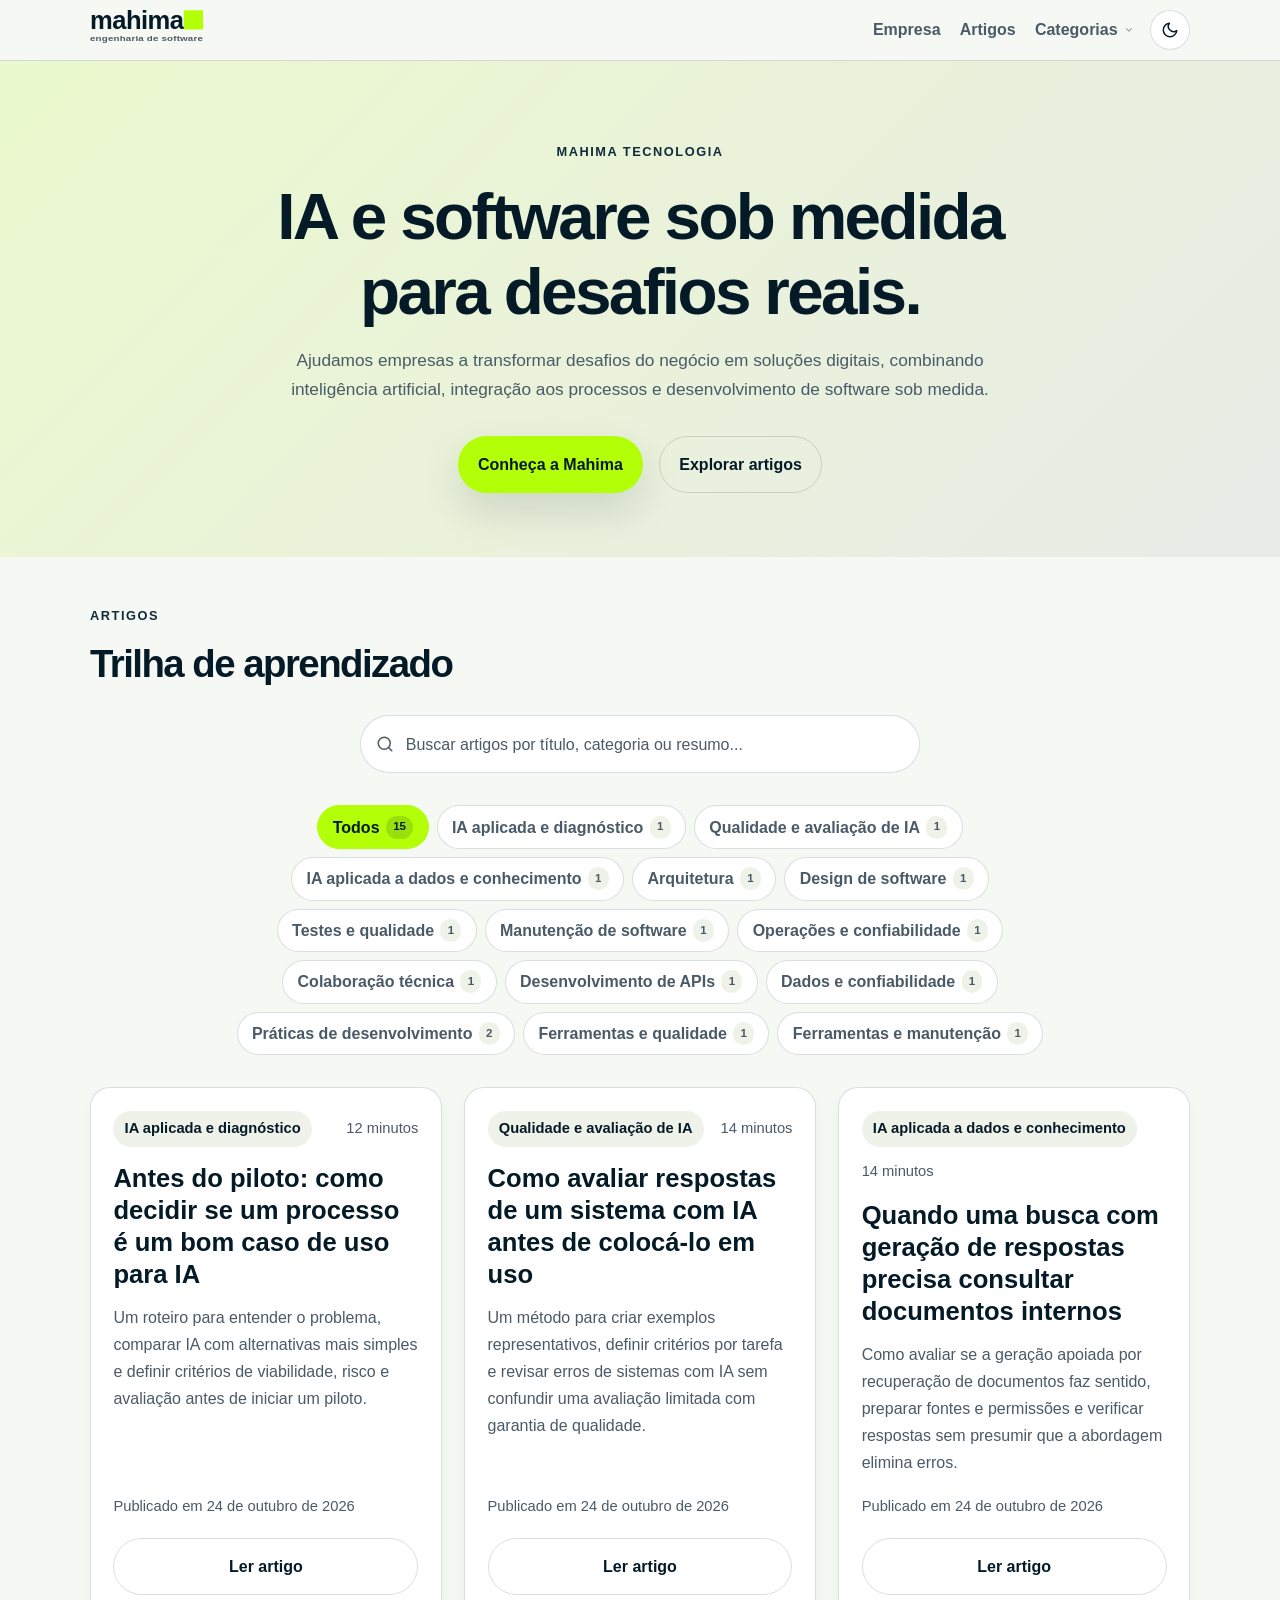
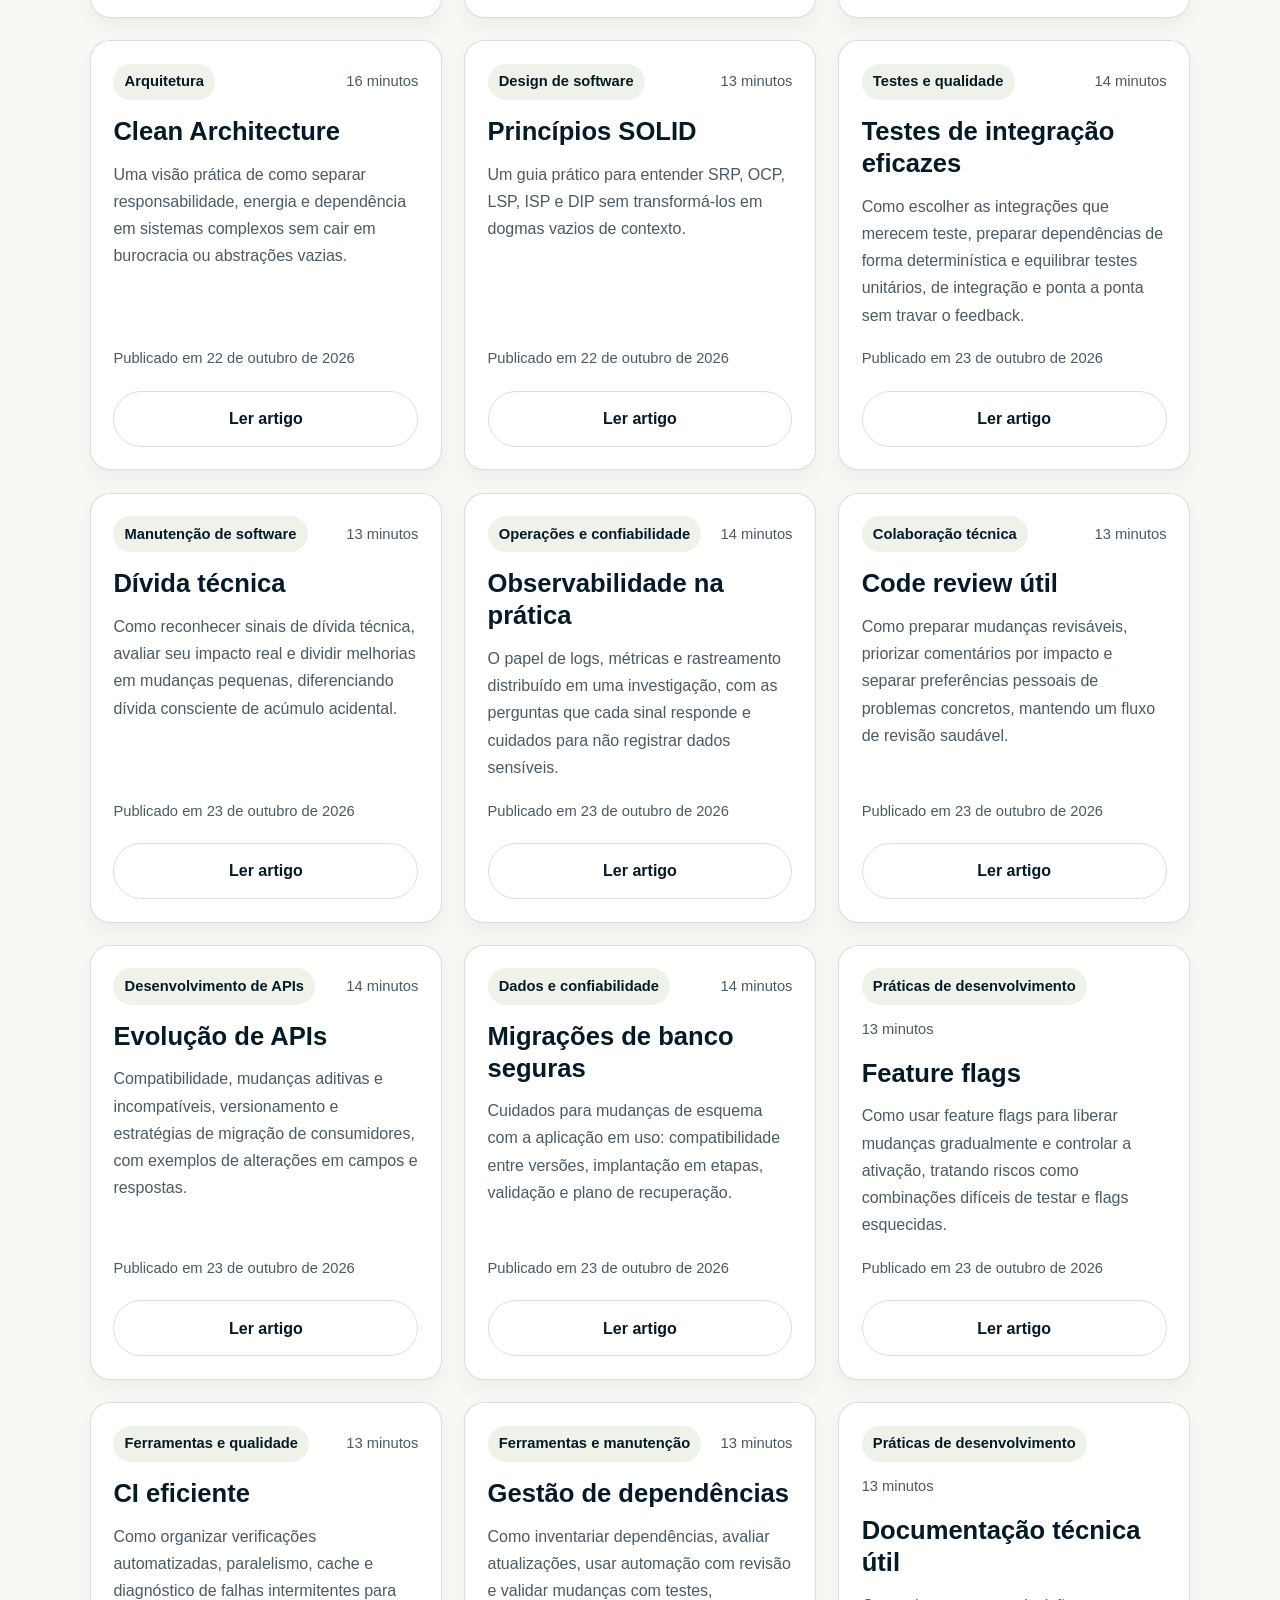
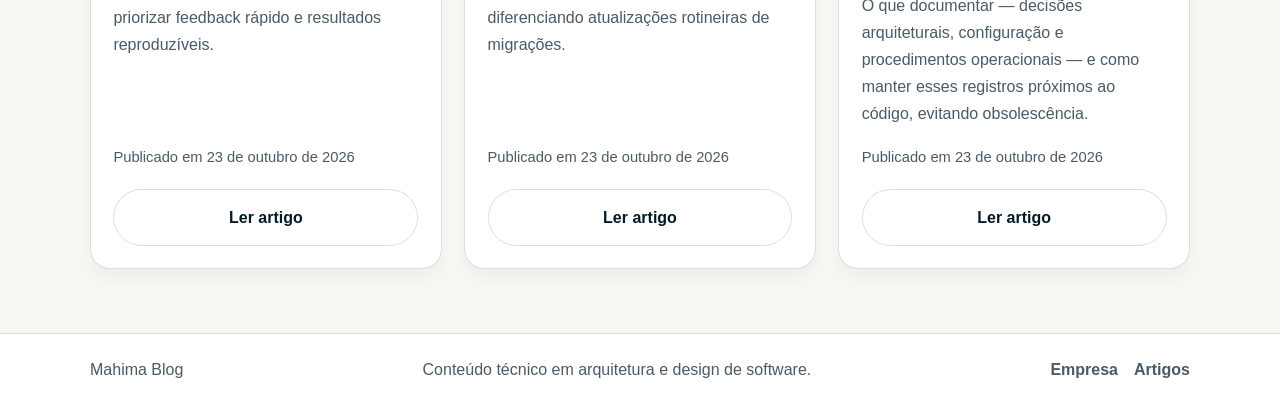
<file: index.html>
<!DOCTYPE html>
<html lang="pt-BR">
  <head>
    <meta charset="UTF-8" />
    <meta name="viewport" content="width=device-width, initial-scale=1.0" />
    <meta
      name="description"
      content="Blog técnico da Mahima Engenharia de Software sobre arquitetura, design e evolução de software."
    />
    <title>Mahima Blog</title>
    <link rel="stylesheet" href="./css/styles.css" />
  </head>
  <body>
    <header class="site-header">
      <nav class="container nav" aria-label="Navegação principal">
        <a href="./index.html" class="brand" aria-label="Mahima — ir para a página inicial do blog">
          <svg class="brand-logo" viewBox="0 0 640 180" role="img" aria-label="mahima — engenharia de software">
            <text x="0" y="88" font-family="'Segoe UI', Tahoma, sans-serif" font-weight="700" font-size="96" letter-spacing="-2" fill="currentColor">mahima</text>
            <rect x="352" y="16" width="72" height="72" fill="#b2ff08"/>
            <text x="0" y="132" font-family="'Segoe UI', Tahoma, sans-serif" font-weight="600" font-size="27.5" letter-spacing="0.5" fill="currentColor" opacity="0.72" textLength="424" lengthAdjust="spacingAndGlyphs">engenharia de software</text>
          </svg>
        </a>
        <div class="nav-right">
          <div class="nav-links">
            <a href="./empresa.html">Empresa</a>
            <a href="#artigos">Artigos</a>
            <div class="nav-dropdown" id="category-dropdown">
              <button class="nav-dropdown-toggle" type="button" aria-expanded="false" aria-haspopup="true" aria-controls="category-menu">
                Categorias
                <svg class="nav-dropdown-caret" viewBox="0 0 24 24" fill="none" stroke="currentColor" stroke-width="2" stroke-linecap="round" stroke-linejoin="round" aria-hidden="true">
                  <polyline points="6 9 12 15 18 9"></polyline>
                </svg>
              </button>
              <div class="nav-dropdown-menu" id="category-menu" role="menu"></div>
            </div>
          </div>
          <button class="theme-toggle" type="button" aria-label="Alternar tema claro/escuro">
            <svg class="icon-moon" width="18" height="18" viewBox="0 0 24 24" fill="none" stroke="currentColor" stroke-width="2" stroke-linecap="round" stroke-linejoin="round" aria-hidden="true">
              <path d="M21 12.79A9 9 0 1 1 11.21 3 7 7 0 0 0 21 12.79z"></path>
            </svg>
            <svg class="icon-sun" width="18" height="18" viewBox="0 0 24 24" fill="none" stroke="currentColor" stroke-width="2" stroke-linecap="round" stroke-linejoin="round" aria-hidden="true">
              <circle cx="12" cy="12" r="5"></circle>
              <line x1="12" y1="1" x2="12" y2="3"></line>
              <line x1="12" y1="21" x2="12" y2="23"></line>
              <line x1="4.22" y1="4.22" x2="5.64" y2="5.64"></line>
              <line x1="18.36" y1="18.36" x2="19.78" y2="19.78"></line>
              <line x1="1" y1="12" x2="3" y2="12"></line>
              <line x1="21" y1="12" x2="23" y2="12"></line>
              <line x1="4.22" y1="19.78" x2="5.64" y2="18.36"></line>
              <line x1="18.36" y1="5.64" x2="19.78" y2="4.22"></line>
            </svg>
          </button>
        </div>
      </nav>
    </header>

    <main>
      <section class="hero">
        <div class="container hero-content">
          <p class="eyebrow">Mahima Tecnologia</p>
          <h1>IA e software sob medida para desafios reais.</h1>
          <p class="lead">
            Ajudamos empresas a transformar desafios do negócio em soluções digitais, combinando inteligência artificial, integração aos processos e desenvolvimento de software sob medida.
          </p>
          <div class="hero-actions">
            <a class="button primary" href="./empresa.html">Conheça a Mahima</a>
            <a class="button secondary" href="#artigos">Explorar artigos</a>
          </div>
        </div>
      </section>

      <section id="artigos" class="container articles-section" aria-labelledby="artigos-titulo">
        <div class="section-header">
          <p class="eyebrow">Artigos</p>
          <h2 id="artigos-titulo">Trilha de aprendizado</h2>
        </div>
        <div class="search-wrap">
          <svg class="search-icon" width="18" height="18" viewBox="0 0 24 24" fill="none" stroke="currentColor" stroke-width="2" stroke-linecap="round" stroke-linejoin="round" aria-hidden="true">
            <circle cx="11" cy="11" r="8"></circle>
            <line x1="21" y1="21" x2="16.65" y2="16.65"></line>
          </svg>
          <input
            id="search-input"
            class="search-input"
            type="search"
            placeholder="Buscar artigos por título, categoria ou resumo..."
            aria-label="Buscar artigos"
          />
        </div>
        <div id="category-filters" class="category-filters" aria-label="Filtrar por categoria"></div>
        <div id="article-list" class="article-grid" aria-live="polite"></div>
        <p id="search-empty" class="search-empty">Nenhum artigo encontrado para a sua busca.</p>
      </section>
    </main>

    <footer class="site-footer">
      <div class="container footer-inner">
        <p>Mahima Blog</p>
        <p>Conteúdo técnico em arquitetura e design de software.</p>
        <nav class="footer-links" aria-label="Navegação do rodapé">
          <a href="./empresa.html">Empresa</a>
          <a href="#artigos">Artigos</a>
        </nav>
      </div>
    </footer>

    <script src="./js/site.js"></script>
  </body>
</html>
</file>
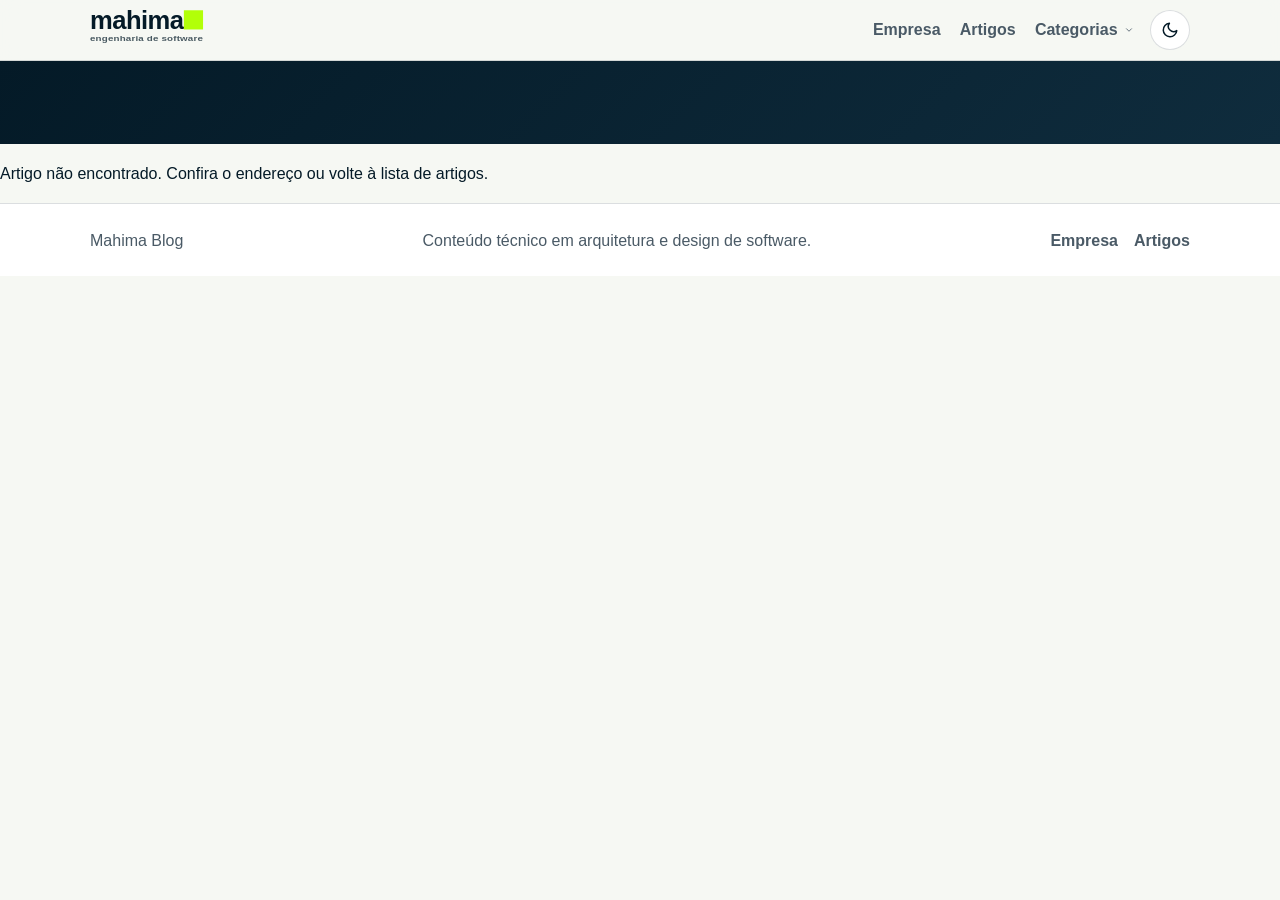
<file: article.html>
<!DOCTYPE html>
<html lang="pt-BR">
  <head>
    <meta charset="UTF-8" />
    <meta name="viewport" content="width=device-width, initial-scale=1.0" />
    <meta
      name="description"
      content="Artigo técnico da Mahima sobre arquitetura e design de software."
    />
    <title>Artigo | Mahima Blog</title>
    <link rel="stylesheet" href="./css/styles.css" />
  </head>
  <body>
    <header class="site-header">
      <nav class="container nav" aria-label="Navegação principal">
        <a href="./index.html" class="brand" aria-label="Mahima — ir para a página inicial do blog">
          <svg class="brand-logo" viewBox="0 0 640 180" role="img" aria-label="mahima — engenharia de software">
            <text x="0" y="88" font-family="'Segoe UI', Tahoma, sans-serif" font-weight="700" font-size="96" letter-spacing="-2" fill="currentColor">mahima</text>
            <rect x="352" y="16" width="72" height="72" fill="#b2ff08"/>
            <text x="0" y="132" font-family="'Segoe UI', Tahoma, sans-serif" font-weight="600" font-size="27.5" letter-spacing="0.5" fill="currentColor" opacity="0.72" textLength="424" lengthAdjust="spacingAndGlyphs">engenharia de software</text>
          </svg>
        </a>
        <div class="nav-right">
          <div class="nav-links">
            <a href="./empresa.html">Empresa</a>
            <a href="./index.html#artigos">Artigos</a>
            <div class="nav-dropdown" id="category-dropdown">
              <button class="nav-dropdown-toggle" type="button" aria-expanded="false" aria-haspopup="true" aria-controls="category-menu">
                Categorias
                <svg class="nav-dropdown-caret" viewBox="0 0 24 24" fill="none" stroke="currentColor" stroke-width="2" stroke-linecap="round" stroke-linejoin="round" aria-hidden="true">
                  <polyline points="6 9 12 15 18 9"></polyline>
                </svg>
              </button>
              <div class="nav-dropdown-menu" id="category-menu" role="menu"></div>
            </div>
          </div>
          <button class="theme-toggle" type="button" aria-label="Alternar tema claro/escuro">
            <svg class="icon-moon" width="18" height="18" viewBox="0 0 24 24" fill="none" stroke="currentColor" stroke-width="2" stroke-linecap="round" stroke-linejoin="round" aria-hidden="true">
              <path d="M21 12.79A9 9 0 1 1 11.21 3 7 7 0 0 0 21 12.79z"></path>
            </svg>
            <svg class="icon-sun" width="18" height="18" viewBox="0 0 24 24" fill="none" stroke="currentColor" stroke-width="2" stroke-linecap="round" stroke-linejoin="round" aria-hidden="true">
              <circle cx="12" cy="12" r="5"></circle>
              <line x1="12" y1="1" x2="12" y2="3"></line>
              <line x1="12" y1="21" x2="12" y2="23"></line>
              <line x1="4.22" y1="4.22" x2="5.64" y2="5.64"></line>
              <line x1="18.36" y1="18.36" x2="19.78" y2="19.78"></line>
              <line x1="1" y1="12" x2="3" y2="12"></line>
              <line x1="21" y1="12" x2="23" y2="12"></line>
              <line x1="4.22" y1="19.78" x2="5.64" y2="18.36"></line>
              <line x1="18.36" y1="5.64" x2="19.78" y2="4.22"></line>
            </svg>
          </button>
        </div>
      </nav>
    </header>

    <main>
      <section id="article-hero" class="article-hero" aria-live="polite"></section>
      <div id="article-content"></div>
    </main>

    <footer class="site-footer">
      <div class="container footer-inner">
        <p>Mahima Blog</p>
        <p>Conteúdo técnico em arquitetura e design de software.</p>
        <nav class="footer-links" aria-label="Navegação do rodapé">
          <a href="./empresa.html">Empresa</a>
          <a href="./index.html#artigos">Artigos</a>
        </nav>
      </div>
    </footer>

    <script src="./js/site.js"></script>
  </body>
</html>
</file>
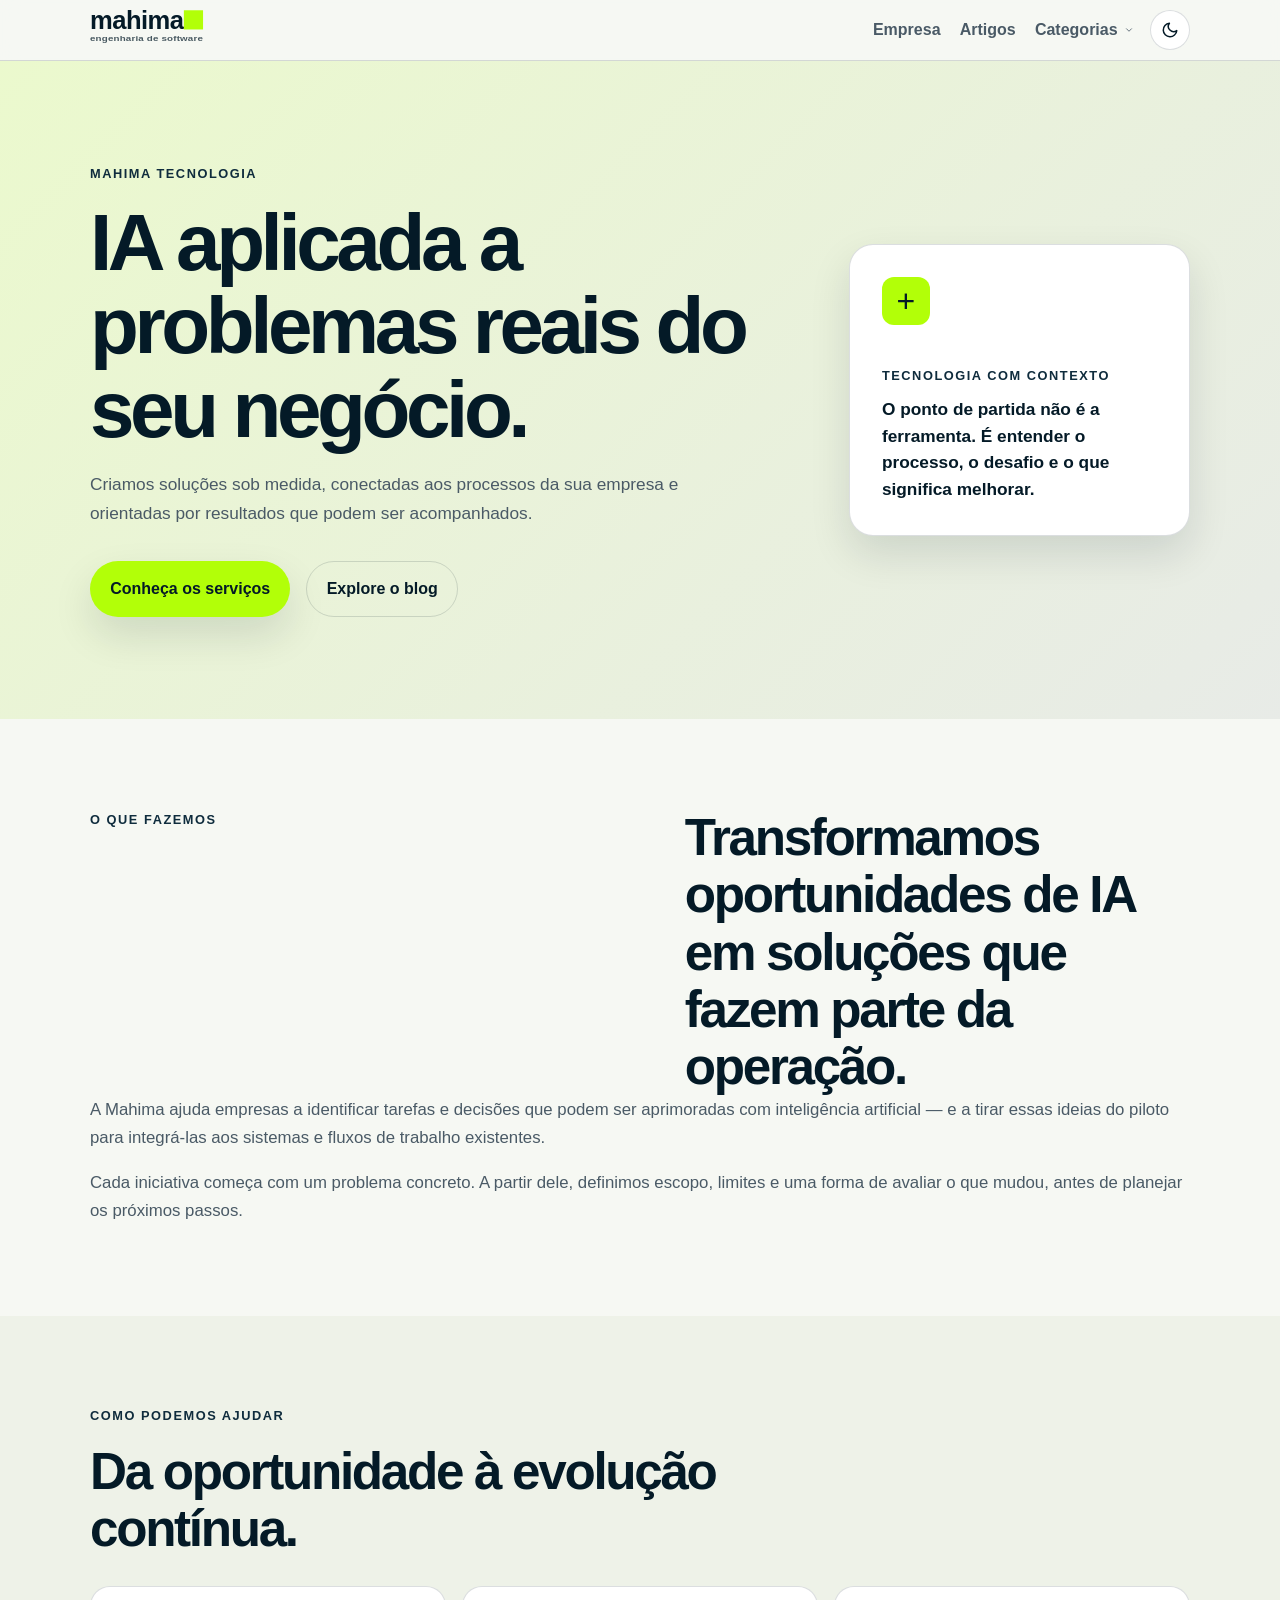
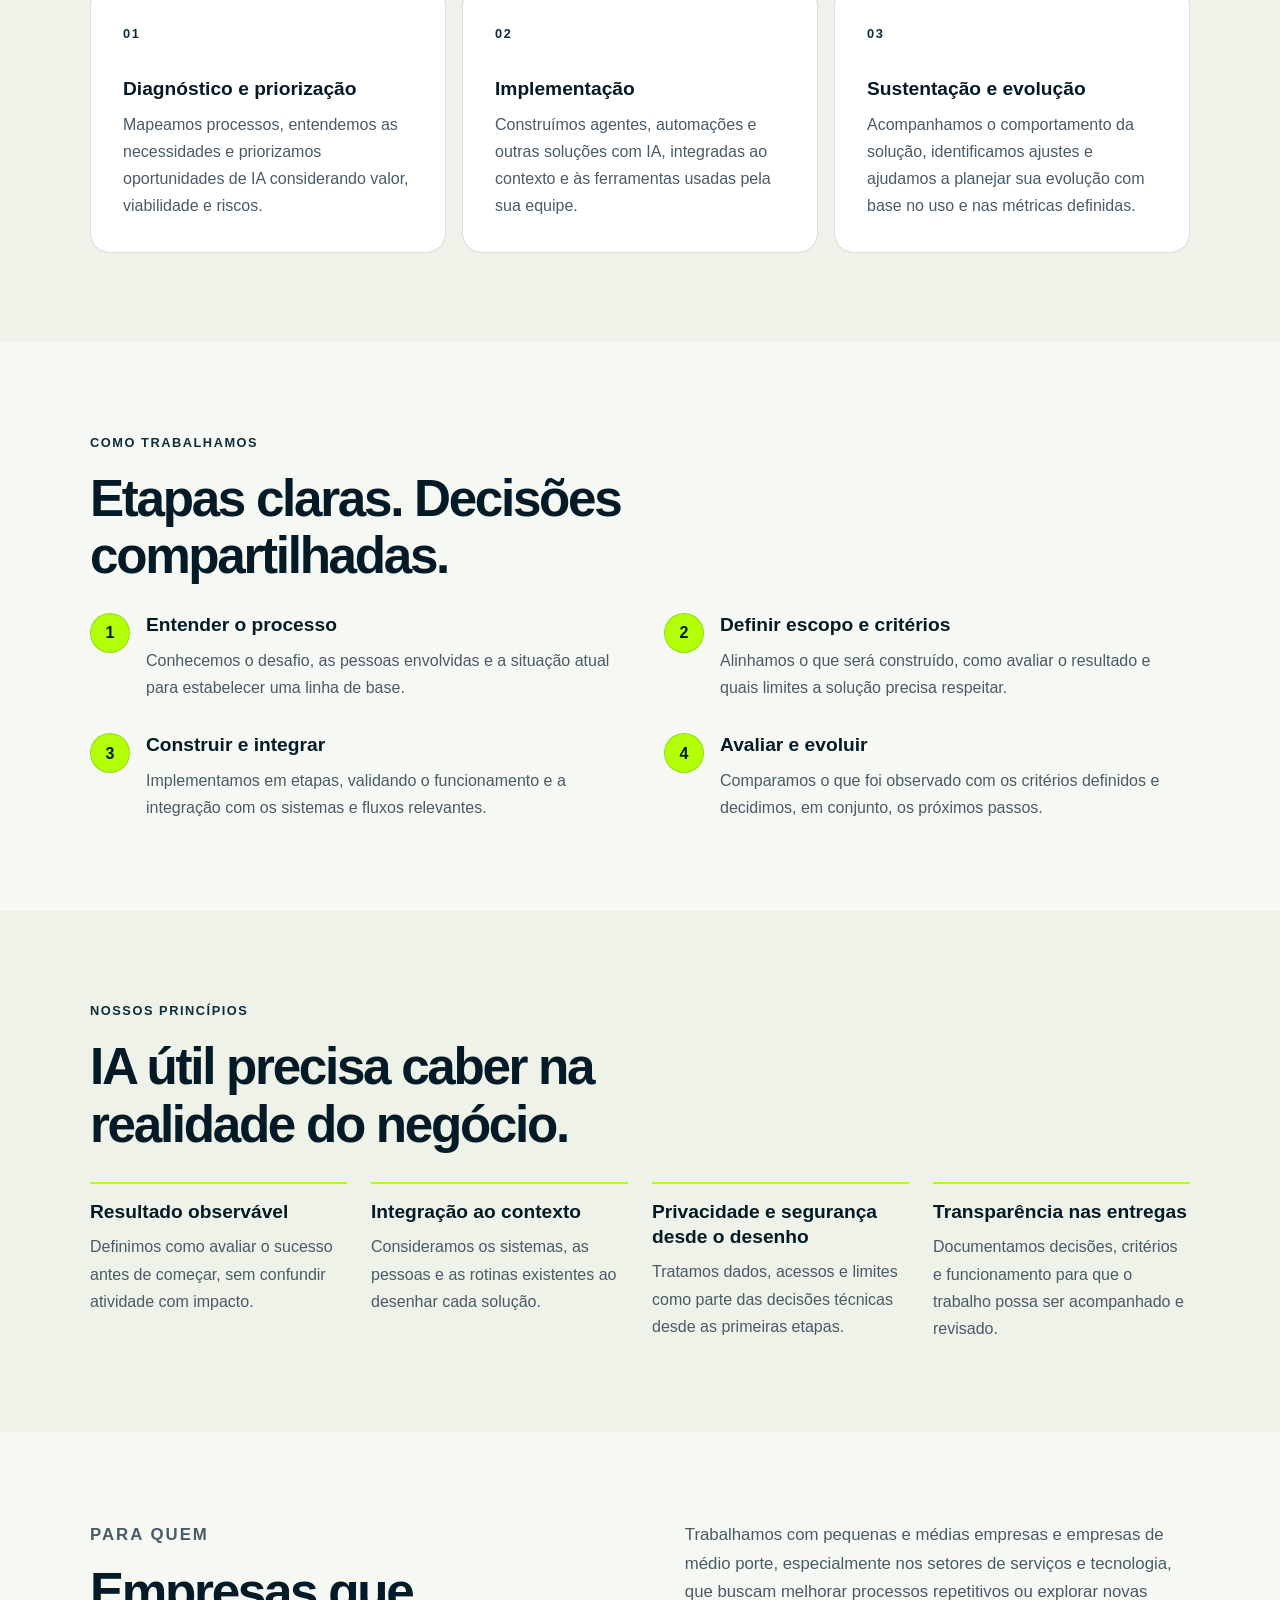
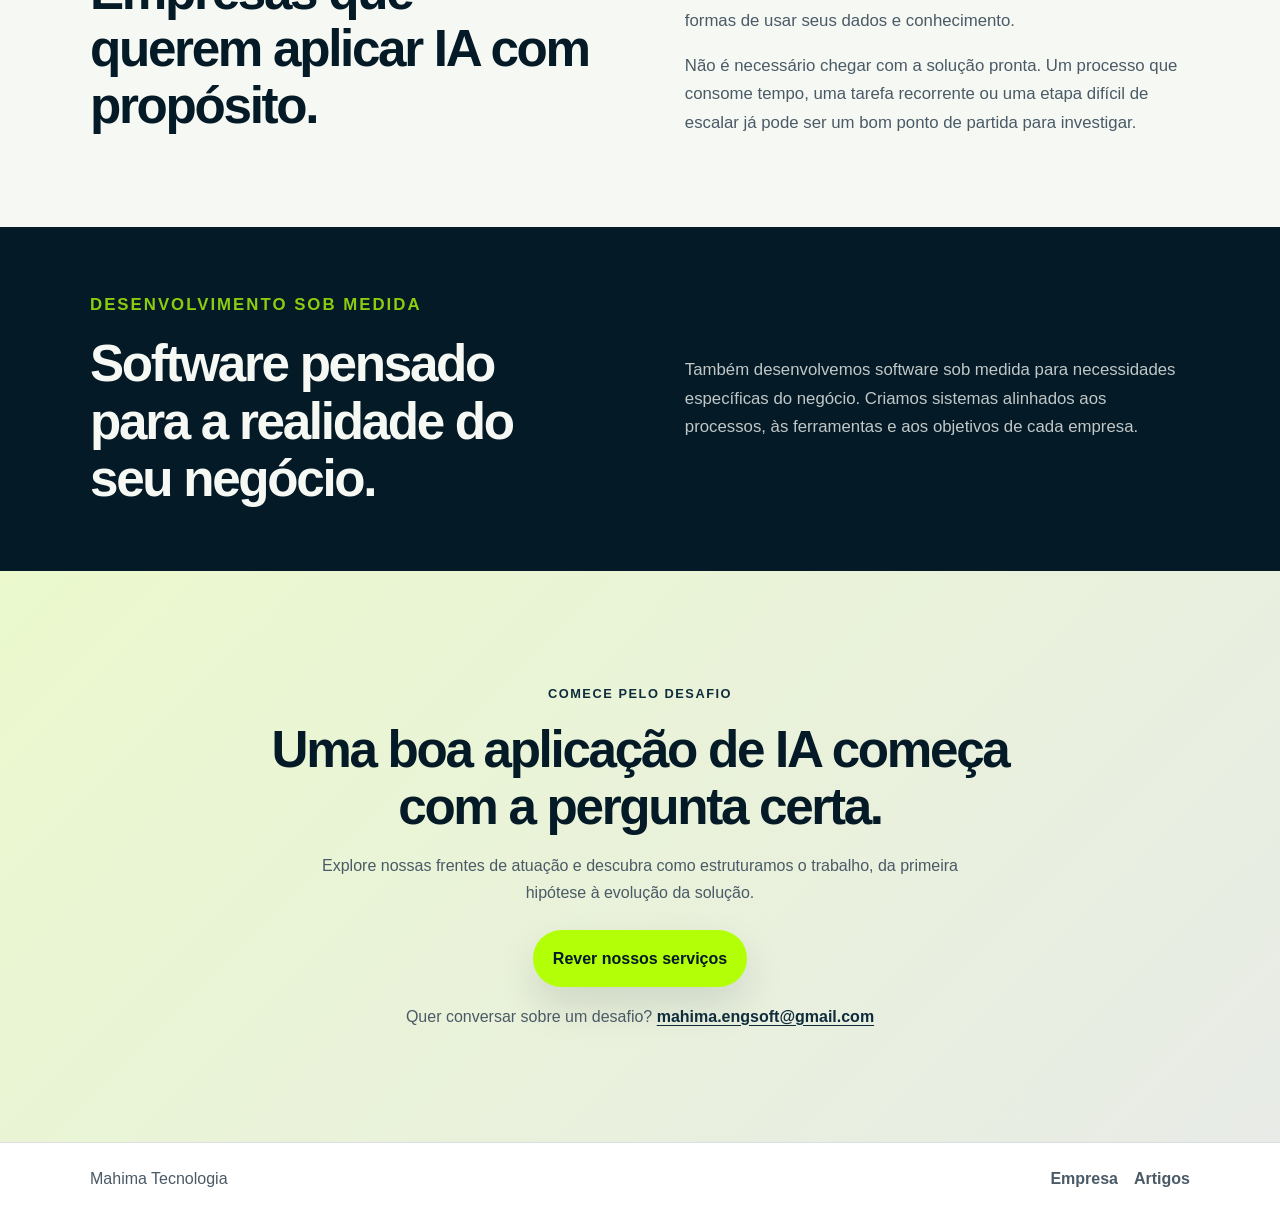
<file: empresa.html>
<!DOCTYPE html>
<html lang="pt-BR">
  <head>
    <meta charset="UTF-8" />
    <meta name="viewport" content="width=device-width, initial-scale=1.0" />
    <meta
      name="description"
      content="Conheça a Mahima: soluções de inteligência artificial integradas aos processos do negócio, com objetivos e resultados mensuráveis."
    />
    <title>Mahima — IA aplicada a problemas reais</title>
    <link rel="stylesheet" href="./css/styles.css" />
  </head>
  <body>
    <header class="site-header">
      <nav class="container nav" aria-label="Navegação principal">
        <a href="./index.html" class="brand" aria-label="Mahima — ir para a página inicial do blog">
          <svg class="brand-logo" viewBox="0 0 640 180" role="img" aria-label="mahima — engenharia de software">
            <text x="0" y="88" font-family="'Segoe UI', Tahoma, sans-serif" font-weight="700" font-size="96" letter-spacing="-2" fill="currentColor">mahima</text>
            <rect x="352" y="16" width="72" height="72" fill="#b2ff08"/>
            <text x="0" y="132" font-family="'Segoe UI', Tahoma, sans-serif" font-weight="600" font-size="27.5" letter-spacing="0.5" fill="currentColor" opacity="0.72" textLength="424" lengthAdjust="spacingAndGlyphs">engenharia de software</text>
          </svg>
        </a>
        <div class="nav-right">
          <div class="nav-links">
            <a href="./empresa.html" aria-current="page">Empresa</a>
            <a href="./index.html#artigos">Artigos</a>
            <div class="nav-dropdown" id="category-dropdown">
              <button class="nav-dropdown-toggle" type="button" aria-expanded="false" aria-haspopup="true" aria-controls="category-menu">
                Categorias
                <svg class="nav-dropdown-caret" viewBox="0 0 24 24" fill="none" stroke="currentColor" stroke-width="2" stroke-linecap="round" stroke-linejoin="round" aria-hidden="true">
                  <polyline points="6 9 12 15 18 9"></polyline>
                </svg>
              </button>
              <div class="nav-dropdown-menu" id="category-menu" role="menu"></div>
            </div>
          </div>
          <button class="theme-toggle" type="button" aria-label="Alternar tema claro/escuro">
            <svg class="icon-moon" width="18" height="18" viewBox="0 0 24 24" fill="none" stroke="currentColor" stroke-width="2" stroke-linecap="round" stroke-linejoin="round" aria-hidden="true">
              <path d="M21 12.79A9 9 0 1 1 11.21 3 7 7 0 0 0 21 12.79z"></path>
            </svg>
            <svg class="icon-sun" width="18" height="18" viewBox="0 0 24 24" fill="none" stroke="currentColor" stroke-width="2" stroke-linecap="round" stroke-linejoin="round" aria-hidden="true">
              <circle cx="12" cy="12" r="5"></circle>
              <line x1="12" y1="1" x2="12" y2="3"></line>
              <line x1="12" y1="21" x2="12" y2="23"></line>
              <line x1="4.22" y1="4.22" x2="5.64" y2="5.64"></line>
              <line x1="18.36" y1="18.36" x2="19.78" y2="19.78"></line>
              <line x1="1" y1="12" x2="3" y2="12"></line>
              <line x1="21" y1="12" x2="23" y2="12"></line>
              <line x1="4.22" y1="19.78" x2="5.64" y2="18.36"></line>
              <line x1="18.36" y1="5.64" x2="19.78" y2="4.22"></line>
            </svg>
          </button>
        </div>
      </nav>
    </header>

    <main>
      <section class="company-hero">
        <div class="container company-hero-grid">
          <div class="company-hero-copy">
            <p class="eyebrow">Mahima Tecnologia</p>
            <h1>IA aplicada a problemas reais do seu negócio.</h1>
            <p class="lead">
              Criamos soluções sob medida, conectadas aos processos da sua empresa e orientadas por resultados que podem ser acompanhados.
            </p>
            <div class="hero-actions company-hero-actions">
              <a class="button primary" href="#servicos">Conheça os serviços</a>
              <a class="button secondary" href="./index.html#artigos">Explore o blog</a>
            </div>
          </div>
          <aside class="company-hero-note" aria-label="Princípio de trabalho da Mahima">
            <span class="company-note-mark" aria-hidden="true">+</span>
            <p class="eyebrow">Tecnologia com contexto</p>
            <p>O ponto de partida não é a ferramenta. É entender o processo, o desafio e o que significa melhorar.</p>
          </aside>
        </div>
      </section>

      <section class="company-section container" aria-labelledby="what-title">
        <div class="company-intro">
          <p class="eyebrow">O que fazemos</p>
          <h2 id="what-title">Transformamos oportunidades de IA em soluções que fazem parte da operação.</h2>
        </div>
        <div class="company-intro-copy">
          <p>
            A Mahima ajuda empresas a identificar tarefas e decisões que podem ser aprimoradas com inteligência artificial — e a tirar essas ideias do piloto para integrá-las aos sistemas e fluxos de trabalho existentes.
          </p>
          <p>
            Cada iniciativa começa com um problema concreto. A partir dele, definimos escopo, limites e uma forma de avaliar o que mudou, antes de planejar os próximos passos.
          </p>
        </div>
      </section>

      <section id="servicos" class="company-section company-section-alt" aria-labelledby="services-title">
        <div class="container">
          <div class="section-header">
            <p class="eyebrow">Como podemos ajudar</p>
            <h2 id="services-title">Da oportunidade à evolução contínua.</h2>
          </div>
          <div class="company-card-grid">
            <article class="company-card">
              <span class="company-card-number" aria-hidden="true">01</span>
              <h3>Diagnóstico e priorização</h3>
              <p>Mapeamos processos, entendemos as necessidades e priorizamos oportunidades de IA considerando valor, viabilidade e riscos.</p>
            </article>
            <article class="company-card">
              <span class="company-card-number" aria-hidden="true">02</span>
              <h3>Implementação</h3>
              <p>Construímos agentes, automações e outras soluções com IA, integradas ao contexto e às ferramentas usadas pela sua equipe.</p>
            </article>
            <article class="company-card">
              <span class="company-card-number" aria-hidden="true">03</span>
              <h3>Sustentação e evolução</h3>
              <p>Acompanhamos o comportamento da solução, identificamos ajustes e ajudamos a planejar sua evolução com base no uso e nas métricas definidas.</p>
            </article>
          </div>
        </div>
      </section>

      <section class="company-section container" aria-labelledby="process-title">
        <div class="section-header">
          <p class="eyebrow">Como trabalhamos</p>
          <h2 id="process-title">Etapas claras. Decisões compartilhadas.</h2>
        </div>
        <ol class="company-steps">
          <li>
            <span class="company-step-number" aria-hidden="true">1</span>
            <div>
              <h3>Entender o processo</h3>
              <p>Conhecemos o desafio, as pessoas envolvidas e a situação atual para estabelecer uma linha de base.</p>
            </div>
          </li>
          <li>
            <span class="company-step-number" aria-hidden="true">2</span>
            <div>
              <h3>Definir escopo e critérios</h3>
              <p>Alinhamos o que será construído, como avaliar o resultado e quais limites a solução precisa respeitar.</p>
            </div>
          </li>
          <li>
            <span class="company-step-number" aria-hidden="true">3</span>
            <div>
              <h3>Construir e integrar</h3>
              <p>Implementamos em etapas, validando o funcionamento e a integração com os sistemas e fluxos relevantes.</p>
            </div>
          </li>
          <li>
            <span class="company-step-number" aria-hidden="true">4</span>
            <div>
              <h3>Avaliar e evoluir</h3>
              <p>Comparamos o que foi observado com os critérios definidos e decidimos, em conjunto, os próximos passos.</p>
            </div>
          </li>
        </ol>
      </section>

      <section class="company-section company-section-alt" aria-labelledby="principles-title">
        <div class="container">
          <div class="section-header">
            <p class="eyebrow">Nossos princípios</p>
            <h2 id="principles-title">IA útil precisa caber na realidade do negócio.</h2>
          </div>
          <div class="company-principles">
            <article>
              <h3>Resultado observável</h3>
              <p>Definimos como avaliar o sucesso antes de começar, sem confundir atividade com impacto.</p>
            </article>
            <article>
              <h3>Integração ao contexto</h3>
              <p>Consideramos os sistemas, as pessoas e as rotinas existentes ao desenhar cada solução.</p>
            </article>
            <article>
              <h3>Privacidade e segurança desde o desenho</h3>
              <p>Tratamos dados, acessos e limites como parte das decisões técnicas desde as primeiras etapas.</p>
            </article>
            <article>
              <h3>Transparência nas entregas</h3>
              <p>Documentamos decisões, critérios e funcionamento para que o trabalho possa ser acompanhado e revisado.</p>
            </article>
          </div>
        </div>
      </section>

      <section class="company-section container company-audience" aria-labelledby="audience-title">
        <div>
          <p class="eyebrow">Para quem</p>
          <h2 id="audience-title">Empresas que querem aplicar IA com propósito.</h2>
        </div>
        <div>
          <p>
            Trabalhamos com pequenas e médias empresas e empresas de médio porte, especialmente nos setores de serviços e tecnologia, que buscam melhorar processos repetitivos ou explorar novas formas de usar seus dados e conhecimento.
          </p>
          <p>
            Não é necessário chegar com a solução pronta. Um processo que consome tempo, uma tarefa recorrente ou uma etapa difícil de escalar já pode ser um bom ponto de partida para investigar.
          </p>
        </div>
      </section>

      <section class="company-products" aria-labelledby="products-title">
        <div class="container company-products-inner">
          <div>
            <p class="eyebrow">Desenvolvimento sob medida</p>
            <h2 id="products-title">Software pensado para a realidade do seu negócio.</h2>
          </div>
          <div>
            <p>
              Também desenvolvemos software sob medida para necessidades específicas do negócio. Criamos sistemas alinhados aos processos, às ferramentas e aos objetivos de cada empresa.
            </p>
          </div>
        </div>
      </section>

      <section class="company-closing">
        <div class="container company-closing-inner">
          <p class="eyebrow">Comece pelo desafio</p>
          <h2>Uma boa aplicação de IA começa com a pergunta certa.</h2>
          <p>Explore nossas frentes de atuação e descubra como estruturamos o trabalho, da primeira hipótese à evolução da solução.</p>
          <a class="button primary" href="#servicos">Rever nossos serviços</a>
          <p class="company-contact">
            Quer conversar sobre um desafio?
            <a href="mailto:mahima.engsoft@gmail.com">mahima.engsoft@gmail.com</a>
          </p>
        </div>
      </section>
    </main>

    <footer class="site-footer">
      <div class="container footer-inner">
        <p>Mahima Tecnologia</p>
        <nav class="footer-links" aria-label="Navegação do rodapé">
          <a href="./empresa.html" aria-current="page">Empresa</a>
          <a href="./index.html#artigos">Artigos</a>
        </nav>
      </div>
    </footer>

    <script src="./js/site.js"></script>
  </body>
</html>
</file>
<file: css/styles.css>
:root {
  --bg: #f6f8f3;
  --surface: #ffffff;
  --surface-alt: #eef2e8;
  --text: #041a27;
  --muted: #4a5a66;
  --primary: #041a27;
  --primary-alt: #0f2c3d;
  --accent: #b2ff08;
  --accent-ink: #041a27;
  --border: rgba(4, 26, 39, 0.14);
  --shadow: 0 18px 40px rgba(4, 26, 39, 0.12);
  --success: #1f7a5d;
  --error: #b13c3c;
  --warning: #c9861d;
  --code-bg: #0a1a24;
  --code-text: #e6f0e6;
  --header-bg: rgba(246, 248, 243, 0.82);
  --hero-grad: linear-gradient(135deg, rgba(178, 255, 8, 0.16), rgba(4, 26, 39, 0.06));
  --article-hero-grad: linear-gradient(135deg, #041a27 0%, #0f2c3d 100%);
}

[data-theme="dark"] {
  --bg: #041a27;
  --surface: #0a1f2b;
  --surface-alt: #122a38;
  --text: #eaf2e6;
  --muted: #a9b8bd;
  --primary: #b2ff08;
  --primary-alt: #b2ff08;
  --accent: #b2ff08;
  --accent-ink: #041a27;
  --border: rgba(234, 242, 230, 0.14);
  --shadow: 0 18px 40px rgba(0, 0, 0, 0.4);
  --success: #3fbf8f;
  --error: #e06a6a;
  --warning: #e2a93d;
  --code-bg: #020b10;
  --code-text: #d8e6d8;
  --header-bg: rgba(4, 26, 39, 0.82);
  --hero-grad: linear-gradient(135deg, rgba(178, 255, 8, 0.12), rgba(4, 26, 39, 0.02));
  --article-hero-grad: linear-gradient(135deg, #b2ff08 0%, #7fc400 100%);
}

* {
  box-sizing: border-box;
}

html {
  scroll-behavior: smooth;
}

body {
  margin: 0;
  font-family: "Segoe UI", Tahoma, sans-serif;
  background: var(--bg);
  color: var(--text);
  line-height: 1.7;
  transition: background 0.25s ease, color 0.25s ease;
}

a {
  color: var(--primary-alt);
  text-decoration: none;
}

img {
  max-width: 100%;
  display: block;
}

button,
summary,
input {
  font: inherit;
}

.container {
  width: min(1100px, calc(100% - 2rem));
  margin: 0 auto;
}

.narrow {
  width: min(820px, calc(100% - 2rem));
  margin: 0 auto;
}

.site-header {
  position: sticky;
  top: 0;
  z-index: 10;
  background: var(--header-bg);
  backdrop-filter: blur(10px);
  border-bottom: 1px solid var(--border);
}

.nav {
  display: flex;
  align-items: center;
  justify-content: space-between;
  min-height: 60px;
  gap: 1rem;
}

.brand {
  display: inline-flex;
  align-items: center;
  color: var(--text);
  line-height: 1;
}

.brand-logo {
  height: 3rem;
  width: auto;
  max-width: 100%;
  display: block;
  color: var(--text);
  transition: color 0.25s ease;
}

.nav-right {
  display: flex;
  align-items: center;
  gap: 1rem;
  flex-wrap: wrap;
}

.nav-links {
  display: flex;
  align-items: center;
  gap: 1.2rem;
  flex-wrap: wrap;
}

.nav-links a {
  color: var(--muted);
  font-weight: 600;
}

.nav-links a:hover {
  color: var(--text);
}

/* Menu suspenso de categorias no header */
.nav-dropdown {
  position: relative;
}

.nav-dropdown-toggle {
  display: inline-flex;
  align-items: center;
  gap: 0.4rem;
  color: var(--muted);
  font-weight: 600;
  background: none;
  border: none;
  cursor: pointer;
  padding: 0.4rem 0;
}

.nav-dropdown-toggle:hover,
.nav-dropdown-toggle[aria-expanded="true"] {
  color: var(--text);
}

.nav-dropdown-caret {
  width: 10px;
  height: 10px;
  transition: transform 0.2s ease;
}

.nav-dropdown-toggle[aria-expanded="true"] .nav-dropdown-caret {
  transform: rotate(180deg);
}

.nav-dropdown-menu {
  position: absolute;
  top: calc(100% + 0.5rem);
  left: 0;
  min-width: 240px;
  max-height: 70vh;
  overflow-y: auto;
  background: var(--surface);
  border: 1px solid var(--border);
  border-radius: 14px;
  box-shadow: var(--shadow);
  padding: 0.5rem;
  opacity: 0;
  visibility: hidden;
  transform: translateY(-6px);
  transition: opacity 0.18s ease, transform 0.18s ease, visibility 0.18s ease;
  z-index: 20;
}

.nav-dropdown-menu.open {
  opacity: 1;
  visibility: visible;
  transform: translateY(0);
}

.nav-dropdown-menu a {
  display: flex;
  align-items: center;
  justify-content: space-between;
  gap: 0.75rem;
  padding: 0.6rem 0.75rem;
  border-radius: 8px;
  color: var(--text);
  font-weight: 600;
  text-decoration: none;
}

.nav-dropdown-menu a:hover,
.nav-dropdown-menu a:focus-visible {
  background: var(--surface-alt);
  color: var(--primary-alt);
}

.nav-dropdown-count {
  font-size: 0.75rem;
  font-weight: 700;
  color: var(--muted);
  background: var(--surface-alt);
  border-radius: 999px;
  padding: 0.1rem 0.5rem;
}

.nav-dropdown-menu a:hover .nav-dropdown-count {
  color: var(--text);
}

.theme-toggle {
  display: inline-flex;
  align-items: center;
  justify-content: center;
  width: 40px;
  height: 40px;
  border-radius: 50%;
  border: 1px solid var(--border);
  background: var(--surface);
  color: var(--text);
  cursor: pointer;
  transition: transform 0.2s ease, background 0.2s ease;
}

.theme-toggle:hover {
  transform: translateY(-1px);
}

.theme-toggle .icon-sun {
  display: none;
}

.theme-toggle .icon-moon {
  display: block;
}

[data-theme="dark"] .theme-toggle .icon-sun {
  display: block;
}

[data-theme="dark"] .theme-toggle .icon-moon {
  display: none;
}

.hero {
  padding: 5rem 0 4rem;
  background: var(--hero-grad);
}

.hero-content {
  text-align: center;
}

.eyebrow {
  margin: 0 0 1rem;
  color: var(--primary-alt);
  font-size: 0.8rem;
  font-weight: 700;
  letter-spacing: 0.12em;
  text-transform: uppercase;
}

/* No hero do artigo, o eyebrow herda a cor de alto contraste do fundo */
.article-hero .eyebrow {
  color: inherit;
  opacity: 0.92;
}

.hero h1,
.article-hero h1,
.section-header h2 {
  margin: 0;
  line-height: 1.15;
  letter-spacing: -0.04em;
}

.hero h1 {
  font-size: clamp(2.4rem, 6vw, 4.1rem);
  max-width: 760px;
  margin: 0 auto 1rem;
}

.lead {
  max-width: 700px;
  margin: 0 auto;
  color: var(--muted);
  font-size: 1.08rem;
}

.hero-actions {
  display: flex;
  justify-content: center;
  gap: 1rem;
  flex-wrap: wrap;
  margin-top: 2rem;
}

.button {
  display: inline-flex;
  align-items: center;
  justify-content: center;
  min-height: 46px;
  padding: 0.85rem 1.2rem;
  border-radius: 999px;
  border: 1px solid transparent;
  font-weight: 700;
  transition: transform 0.2s ease, box-shadow 0.2s ease, background 0.2s ease;
}

.button:hover,
.button:focus-visible {
  transform: translateY(-1px);
}

.button.primary {
  background: var(--accent);
  color: var(--accent-ink);
  box-shadow: var(--shadow);
}

.button.primary:hover {
  background: #c4ff33;
}

.button.secondary {
  background: transparent;
  color: var(--text);
  border-color: var(--border);
}

.button.secondary:hover {
  border-color: var(--accent);
}

.articles-section {
  padding: 3rem 0 4rem;
}

.section-header {
  margin-bottom: 1.8rem;
}

.section-header h2 {
  font-size: clamp(2rem, 3vw, 2.6rem);
}

.search-wrap {
  position: relative;
  max-width: 560px;
  margin: 0 auto 2rem;
}

.search-input {
  width: 100%;
  padding: 0.9rem 1rem 0.9rem 2.8rem;
  border-radius: 999px;
  border: 1px solid var(--border);
  background: var(--surface);
  color: var(--text);
  font-size: 1rem;
}

.search-input::placeholder {
  color: var(--muted);
}

.search-input:focus {
  outline: 3px solid rgba(178, 255, 8, 0.35);
  outline-offset: 2px;
  border-color: var(--accent);
}

.search-icon {
  position: absolute;
  left: 1rem;
  top: 50%;
  transform: translateY(-50%);
  color: var(--muted);
  pointer-events: none;
}

.search-empty {
  text-align: center;
  color: var(--muted);
  padding: 2rem 0;
  display: none;
}

/* Filtros por categoria na página inicial */
.category-filters {
  display: flex;
  flex-wrap: wrap;
  justify-content: center;
  gap: 0.5rem;
  margin: 0 auto 2rem;
  max-width: 900px;
}

.category-filter {
  display: inline-flex;
  align-items: center;
  gap: 0.4rem;
  padding: 0.45rem 0.9rem;
  border-radius: 999px;
  border: 1px solid var(--border);
  background: var(--surface);
  color: var(--muted);
  font-weight: 600;
  cursor: pointer;
  transition: background 0.18s ease, color 0.18s ease, border-color 0.18s ease;
}

.category-filter:hover,
.category-filter:focus-visible {
  border-color: var(--accent);
  color: var(--text);
}

.category-filter.active {
  background: var(--accent);
  color: var(--accent-ink);
  border-color: var(--accent);
}

.category-filter-count {
  font-size: 0.72rem;
  font-weight: 700;
  background: var(--surface-alt);
  color: var(--muted);
  border-radius: 999px;
  padding: 0.1rem 0.45rem;
}

.category-filter.active .category-filter-count {
  background: rgba(4, 26, 39, 0.14);
  color: var(--accent-ink);
}

.article-grid {
  display: grid;
  grid-template-columns: repeat(auto-fit, minmax(260px, 1fr));
  gap: 1.4rem;
}

.article-card {
  background: var(--surface);
  border: 1px solid var(--border);
  border-radius: 20px;
  padding: 1.4rem;
  box-shadow: 0 10px 18px rgba(4, 26, 39, 0.04);
  display: flex;
  flex-direction: column;
}

.article-card h3 {
  margin: 1rem 0 0.8rem;
  font-size: 1.6rem;
  line-height: 1.25;
}

.article-card h3 a {
  color: var(--text);
}

.article-card h3 a:hover {
  color: var(--primary-alt);
}

.article-card p {
  margin: 0;
  color: var(--muted);
  flex: 1;
}

.card-topline,
.card-meta,
.meta-row {
  display: flex;
  align-items: center;
  justify-content: space-between;
  gap: 0.75rem;
  flex-wrap: wrap;
  color: var(--muted);
  font-size: 0.92rem;
}

.pill {
  display: inline-flex;
  align-items: center;
  padding: 0.35rem 0.7rem;
  border-radius: 999px;
  background: var(--surface-alt);
  color: var(--text);
  font-weight: 700;
}

.card-meta {
  margin-top: 1.1rem;
  margin-bottom: 1.2rem;
}

.article-hero {
  background: var(--article-hero-grad);
  color: white;
  padding: 3.2rem 0 2rem;
}

[data-theme="dark"] .article-hero {
  color: #041a27;
}

.article-hero h1 {
  font-size: clamp(2.1rem, 5vw, 3.5rem);
  margin-bottom: 0.9rem;
}

.article-summary {
  max-width: 720px;
  margin: 0;
  color: rgba(255, 255, 255, 0.8);
  font-size: 1.05rem;
}

[data-theme="dark"] .article-summary {
  color: rgba(4, 26, 39, 0.78);
}

.meta-row {
  margin-top: 1.5rem;
  justify-content: flex-start;
  color: rgba(255, 255, 255, 0.75);
}

[data-theme="dark"] .meta-row {
  color: rgba(4, 26, 39, 0.75);
}

.article-author {
  display: flex;
  align-items: center;
  gap: 1rem;
  margin-top: 1.75rem;
}

.article-author-avatar {
  display: block;
  width: 4.4rem;
  height: 4.4rem;
  flex: 0 0 4.4rem;
  border: 2px solid rgba(255, 255, 255, 0.65);
  border-radius: 50%;
  box-shadow: 0 2px 8px rgba(4, 26, 39, 0.18);
  object-fit: cover;
  object-position: center;
}

.article-author-details {
  display: grid;
  gap: 0.25rem;
}

.article-author-details strong {
  font-size: 1rem;
}

.article-author-details span {
  font-size: 0.9rem;
  opacity: 0.8;
}

.article-page {
  padding: 2.4rem 0 4rem;
}

.article-page article {
  background: var(--surface);
  border: 1px solid var(--border);
  border-radius: 24px;
  padding: clamp(1.2rem, 2vw, 2rem);
  box-shadow: 0 10px 30px rgba(4, 26, 39, 0.04);
}

.article-section {
  padding-top: 1rem;
  padding-bottom: 1rem;
  border-bottom: 1px solid var(--border);
}

.article-section:last-child {
  border-bottom: none;
}

.article-section h2 {
  margin: 0 0 1rem;
  font-size: clamp(1.5rem, 2vw, 2rem);
  line-height: 1.2;
}

.article-section p,
.article-section li,
.quiz-item,
.flashcard-answer p,
.faq-item p {
  color: var(--text);
}

.code-block {
  margin-top: 1rem;
  padding: 1rem 1.1rem;
  background: var(--code-bg);
  color: var(--code-text);
  border-radius: 14px;
  overflow-x: auto;
  font-size: 0.9rem;
  line-height: 1.6;
}

.reference-list {
  margin: 0;
  padding-left: 1.2rem;
}

.quiz-item {
  margin-top: 1rem;
  padding: 1rem;
  border: 1px solid var(--border);
  border-radius: 16px;
  background: var(--surface-alt);
}

.quiz-item h3 {
  margin-top: 0;
  margin-bottom: 0.9rem;
  font-size: 1.08rem;
}

.quiz-options {
  display: grid;
  gap: 0.75rem;
}

.quiz-option {
  width: 100%;
  text-align: left;
  background: var(--surface);
  color: var(--text);
  border: 1px solid var(--border);
  border-radius: 12px;
  padding: 0.8rem 1rem;
  cursor: pointer;
}

.quiz-option:hover,
.quiz-option:focus-visible {
  border-color: var(--accent);
  outline: 2px solid rgba(178, 255, 8, 0.3);
  outline-offset: 2px;
}

.quiz-option.correct {
  background: rgba(31, 122, 93, 0.12);
  border-color: rgba(31, 122, 93, 0.5);
}

.quiz-option.wrong {
  background: rgba(177, 60, 60, 0.12);
  border-color: rgba(177, 60, 60, 0.4);
}

.quiz-option:disabled {
  cursor: default;
  opacity: 1;
}

.quiz-feedback {
  min-height: 1.5em;
  margin: 0.8rem 0 0;
  font-weight: 600;
  color: var(--primary-alt);
}

.flashcards-grid {
  display: grid;
  grid-template-columns: repeat(auto-fit, minmax(220px, 1fr));
  gap: 1rem;
}

.flashcard {
  background: var(--surface-alt);
  border: 1px solid var(--border);
  border-radius: 16px;
  overflow: hidden;
}

.flashcard-toggle {
  width: 100%;
  padding: 1rem;
  background: transparent;
  border: none;
  text-align: left;
  color: var(--text);
  font-weight: 700;
  cursor: pointer;
}

.flashcard-toggle:focus-visible,
.faq-item summary:focus-visible,
.button:focus-visible,
.nav-links a:focus-visible,
.brand:focus-visible,
.theme-toggle:focus-visible {
  outline: 3px solid rgba(178, 255, 8, 0.4);
  outline-offset: 3px;
}

.flashcard-answer {
  padding: 0 1rem 1rem;
}

.faq-list {
  display: grid;
  gap: 0.75rem;
}

.faq-item {
  border: 1px solid var(--border);
  border-radius: 14px;
  background: var(--surface-alt);
  padding: 0.9rem 1rem;
}

.faq-item summary {
  cursor: pointer;
  font-weight: 700;
}

.faq-item p {
  margin: 0.75rem 0 0;
}

.article-nav {
  display: grid;
  grid-template-columns: 1fr auto 1fr;
  gap: 1rem;
  align-items: center;
  margin-top: 1.6rem;
}

.article-nav-link {
  display: flex;
  flex-direction: column;
  gap: 0.2rem;
  padding: 0.9rem 1rem;
  border: 1px solid var(--border);
  border-radius: 14px;
  background: var(--surface);
  color: var(--text);
  transition: border-color 0.2s ease, transform 0.2s ease;
}

.article-nav-link:hover {
  border-color: var(--accent);
  transform: translateY(-1px);
}

.article-nav-link.next {
  text-align: right;
}

.article-nav-label {
  font-size: 0.75rem;
  text-transform: uppercase;
  letter-spacing: 0.08em;
  color: var(--muted);
}

.article-nav-title {
  font-weight: 700;
}

.article-nav-all {
  color: var(--muted);
  font-size: 0.85rem;
  font-weight: 600;
  white-space: nowrap;
}

.article-nav-all:hover {
  color: var(--text);
}

.site-footer {
  border-top: 1px solid var(--border);
  background: var(--surface);
  padding: 1.4rem 0;
}

.footer-inner {
  display: flex;
  justify-content: space-between;
  flex-wrap: wrap;
  gap: 0.75rem;
  color: var(--muted);
}

.footer-inner p {
  margin: 0;
}

.footer-links {
  display: flex;
  flex-wrap: wrap;
  gap: 1rem;
}

.footer-links a {
  color: var(--muted);
  font-weight: 600;
}

.footer-links a:hover {
  color: var(--text);
}

.company-hero {
  padding: clamp(3.5rem, 8vw, 6.5rem) 0;
  background: var(--hero-grad);
}

.company-hero-grid {
  display: grid;
  grid-template-columns: minmax(0, 1.6fr) minmax(240px, 0.8fr);
  align-items: center;
  gap: clamp(2rem, 6vw, 5rem);
}

.company-hero-copy h1 {
  max-width: 780px;
  margin: 0 0 1.2rem;
  font-size: clamp(2.7rem, 7vw, 5rem);
  line-height: 1.04;
  letter-spacing: -0.055em;
}

.company-hero-copy .lead {
  margin: 0;
  max-width: 670px;
}

.company-hero-actions {
  justify-content: flex-start;
}

.company-hero-note {
  position: relative;
  padding: 2rem;
  border: 1px solid var(--border);
  border-radius: 24px;
  background: var(--surface);
  box-shadow: var(--shadow);
}

.company-note-mark {
  display: grid;
  place-items: center;
  width: 3rem;
  height: 3rem;
  margin-bottom: 2.5rem;
  border-radius: 12px;
  background: var(--accent);
  color: var(--accent-ink);
  font-size: 2rem;
  font-weight: 400;
  line-height: 1;
}

.company-hero-note .eyebrow {
  margin-bottom: 0.55rem;
}

.company-hero-note p:last-child {
  margin: 0;
  font-size: 1.08rem;
  font-weight: 600;
  line-height: 1.55;
}

.company-section {
  padding-top: clamp(3.5rem, 7vw, 6rem);
  padding-bottom: clamp(3.5rem, 7vw, 6rem);
}

.company-intro,
.company-audience {
  display: grid;
  grid-template-columns: 1fr 1fr;
  gap: clamp(2rem, 7vw, 7rem);
  align-items: start;
}

.company-intro h2,
.company-audience h2,
.company-section .section-header h2,
.company-products h2,
.company-closing h2 {
  max-width: 720px;
  margin: 0;
  font-size: clamp(2rem, 4vw, 3.2rem);
  line-height: 1.12;
  letter-spacing: -0.045em;
}

.company-intro .eyebrow,
.company-audience .eyebrow {
  margin-bottom: 0.8rem;
}

.company-intro-copy p,
.company-audience p,
.company-products p {
  margin: 0 0 1rem;
  color: var(--muted);
  font-size: 1.05rem;
}

.company-intro-copy p:last-child,
.company-audience p:last-child,
.company-products p:last-child {
  margin-bottom: 0;
}

.company-section-alt {
  background: var(--surface-alt);
}

.company-section .section-header {
  max-width: 700px;
}

.company-card-grid {
  display: grid;
  grid-template-columns: repeat(3, minmax(0, 1fr));
  gap: 1rem;
}

.company-card {
  min-height: 100%;
  padding: clamp(1.3rem, 2.5vw, 2rem);
  border: 1px solid var(--border);
  border-radius: 20px;
  background: var(--surface);
}

.company-card-number {
  display: inline-block;
  margin-bottom: 2rem;
  color: var(--primary-alt);
  font-size: 0.8rem;
  font-weight: 800;
  letter-spacing: 0.12em;
}

.company-card h3,
.company-steps h3,
.company-principles h3 {
  margin: 0 0 0.55rem;
  font-size: 1.2rem;
  line-height: 1.3;
}

.company-card p,
.company-steps p,
.company-principles p {
  margin: 0;
  color: var(--muted);
}

.company-steps {
  display: grid;
  grid-template-columns: repeat(2, minmax(0, 1fr));
  gap: 2rem 3rem;
  margin: 0;
  padding: 0;
  list-style: none;
  counter-reset: steps;
}

.company-steps li {
  display: flex;
  align-items: flex-start;
  gap: 1rem;
}

.company-step-number {
  display: grid;
  place-items: center;
  flex: 0 0 2.5rem;
  width: 2.5rem;
  height: 2.5rem;
  border: 1px solid var(--border);
  border-radius: 50%;
  background: var(--accent);
  color: var(--accent-ink);
  font-weight: 800;
}

.company-principles {
  display: grid;
  grid-template-columns: repeat(4, minmax(0, 1fr));
  gap: 1.5rem;
}

.company-principles article {
  padding-top: 1rem;
  border-top: 2px solid var(--accent);
}

.company-products {
  padding: clamp(2.5rem, 5vw, 4rem) 0;
  background: var(--primary);
  color: var(--bg);
}

[data-theme="dark"] .company-products {
  background: var(--surface);
  color: var(--text);
}

.company-products-inner {
  display: grid;
  grid-template-columns: 1fr 1fr;
  align-items: center;
  gap: clamp(2rem, 7vw, 7rem);
}

.company-products .eyebrow,
[data-theme="dark"] .company-products .eyebrow {
  color: var(--accent);
}

.company-products p {
  color: inherit;
  opacity: 0.78;
}

.company-closing {
  padding: clamp(4rem, 9vw, 7rem) 0;
  background: var(--hero-grad);
  text-align: center;
}

.company-closing-inner {
  display: flex;
  flex-direction: column;
  align-items: center;
}

.company-closing h2 {
  max-width: 760px;
}

.company-closing-inner > p:not(.eyebrow) {
  max-width: 650px;
  margin: 1rem auto 0;
  color: var(--muted);
}

.company-closing .button {
  margin-top: 1.5rem;
}

.company-closing .company-contact {
  margin-top: 1.5rem;
}

.company-contact a {
  color: var(--primary-alt);
  font-weight: 700;
  text-decoration: underline;
  text-underline-offset: 0.2em;
}

@media (max-width: 700px) {
  .nav {
    flex-direction: column;
    justify-content: center;
    padding: 0.6rem 0;
    gap: 0.5rem;
  }

  .brand-logo {
    height: 2.5rem;
  }

  .nav-right {
    justify-content: center;
    width: 100%;
  }

  .nav-links {
    justify-content: center;
    width: 100%;
  }

  .nav-dropdown-menu {
    position: fixed;
    left: 1rem;
    right: 1rem;
    min-width: 0;
    max-height: 60vh;
  }

  .hero {
    padding-top: 3.5rem;
  }

  .company-hero-grid,
  .company-intro,
  .company-audience,
  .company-products-inner {
    grid-template-columns: 1fr;
  }

  .company-hero-grid {
    gap: 2rem;
  }

  .company-hero-note {
    max-width: 480px;
  }

  .company-card-grid {
    grid-template-columns: 1fr;
  }

  .company-card-number {
    margin-bottom: 1rem;
  }

  .company-steps,
  .company-principles {
    grid-template-columns: 1fr;
  }

  .company-principles {
    gap: 1.25rem;
  }

  .hero-actions {
    flex-direction: column;
  }

  .button {
    width: 100%;
  }

  .article-nav {
    grid-template-columns: 1fr;
  }

  .article-nav-link.next {
    text-align: left;
  }

  .category-filters {
    justify-content: flex-start;
    flex-wrap: nowrap;
    overflow-x: auto;
    padding-bottom: 0.5rem;
    -webkit-overflow-scrolling: touch;
  }

  .category-filter {
    white-space: nowrap;
    flex: 0 0 auto;
  }
}
</file>
